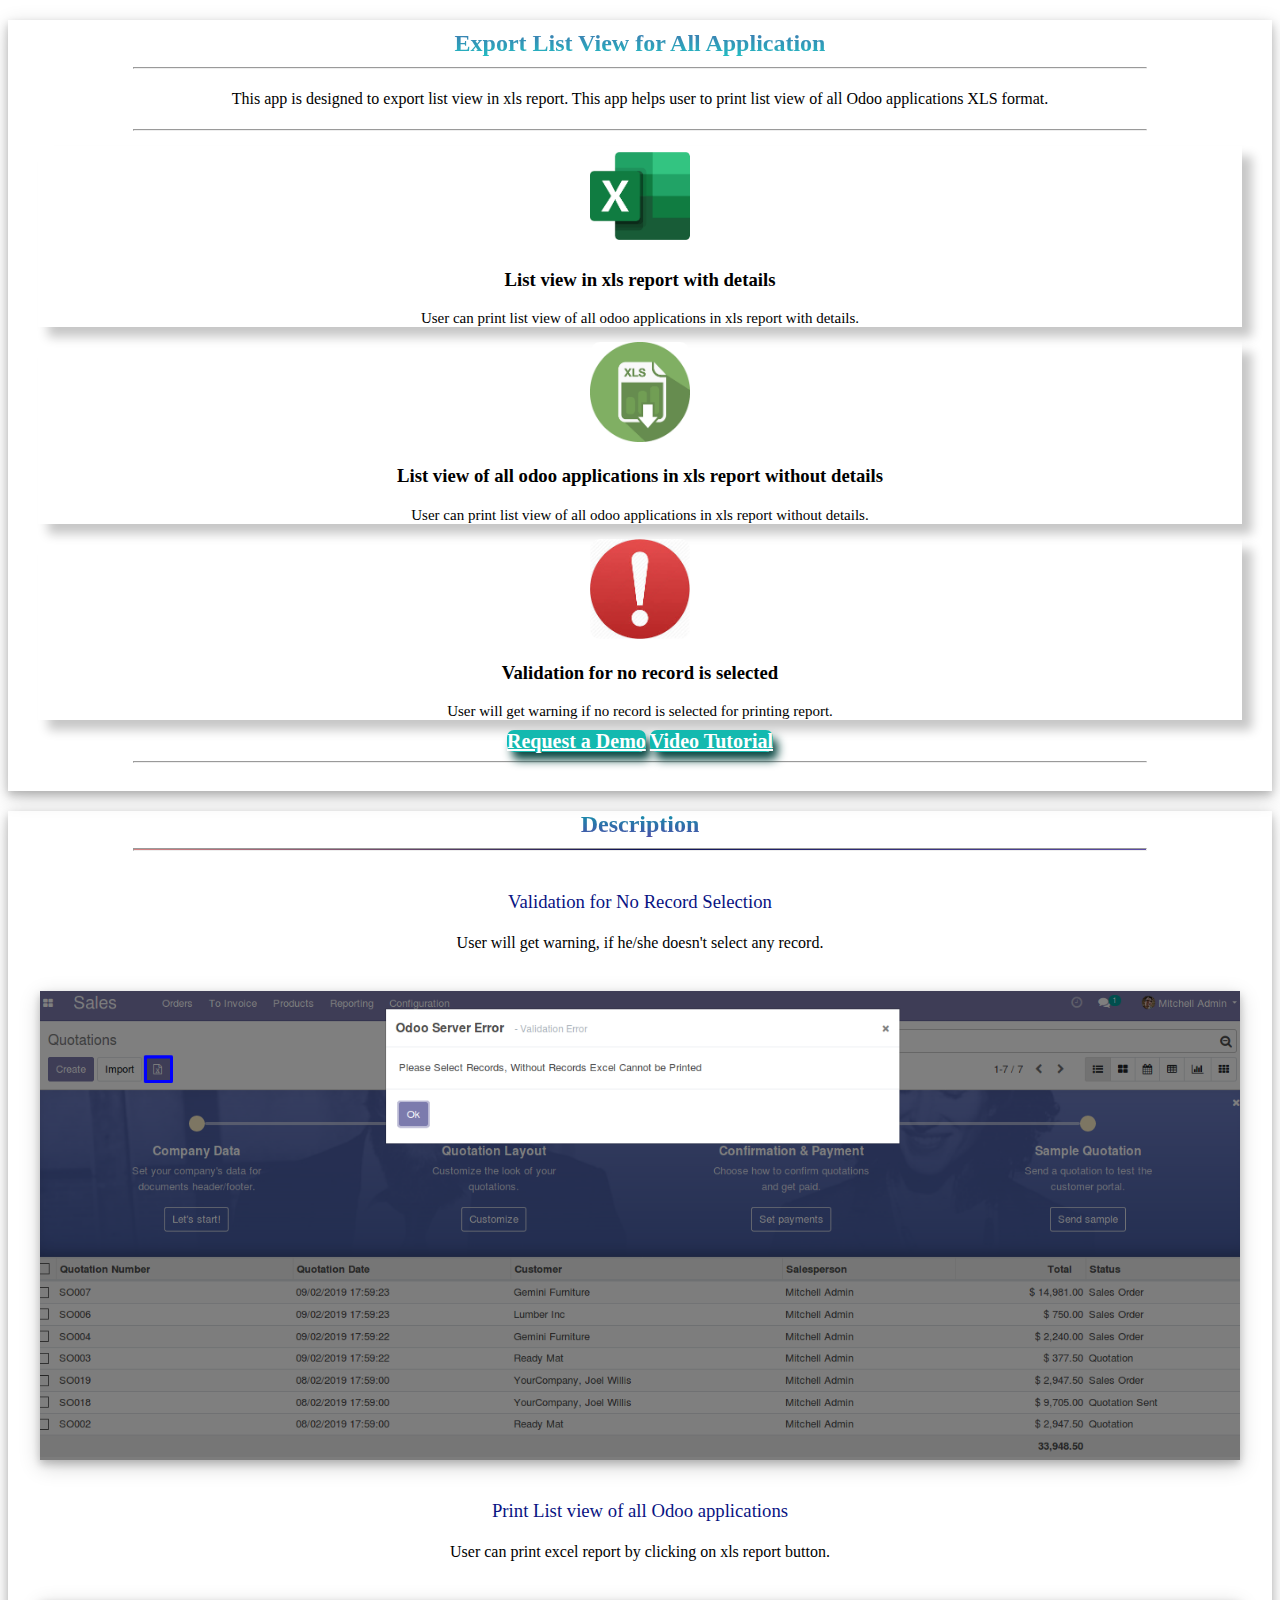
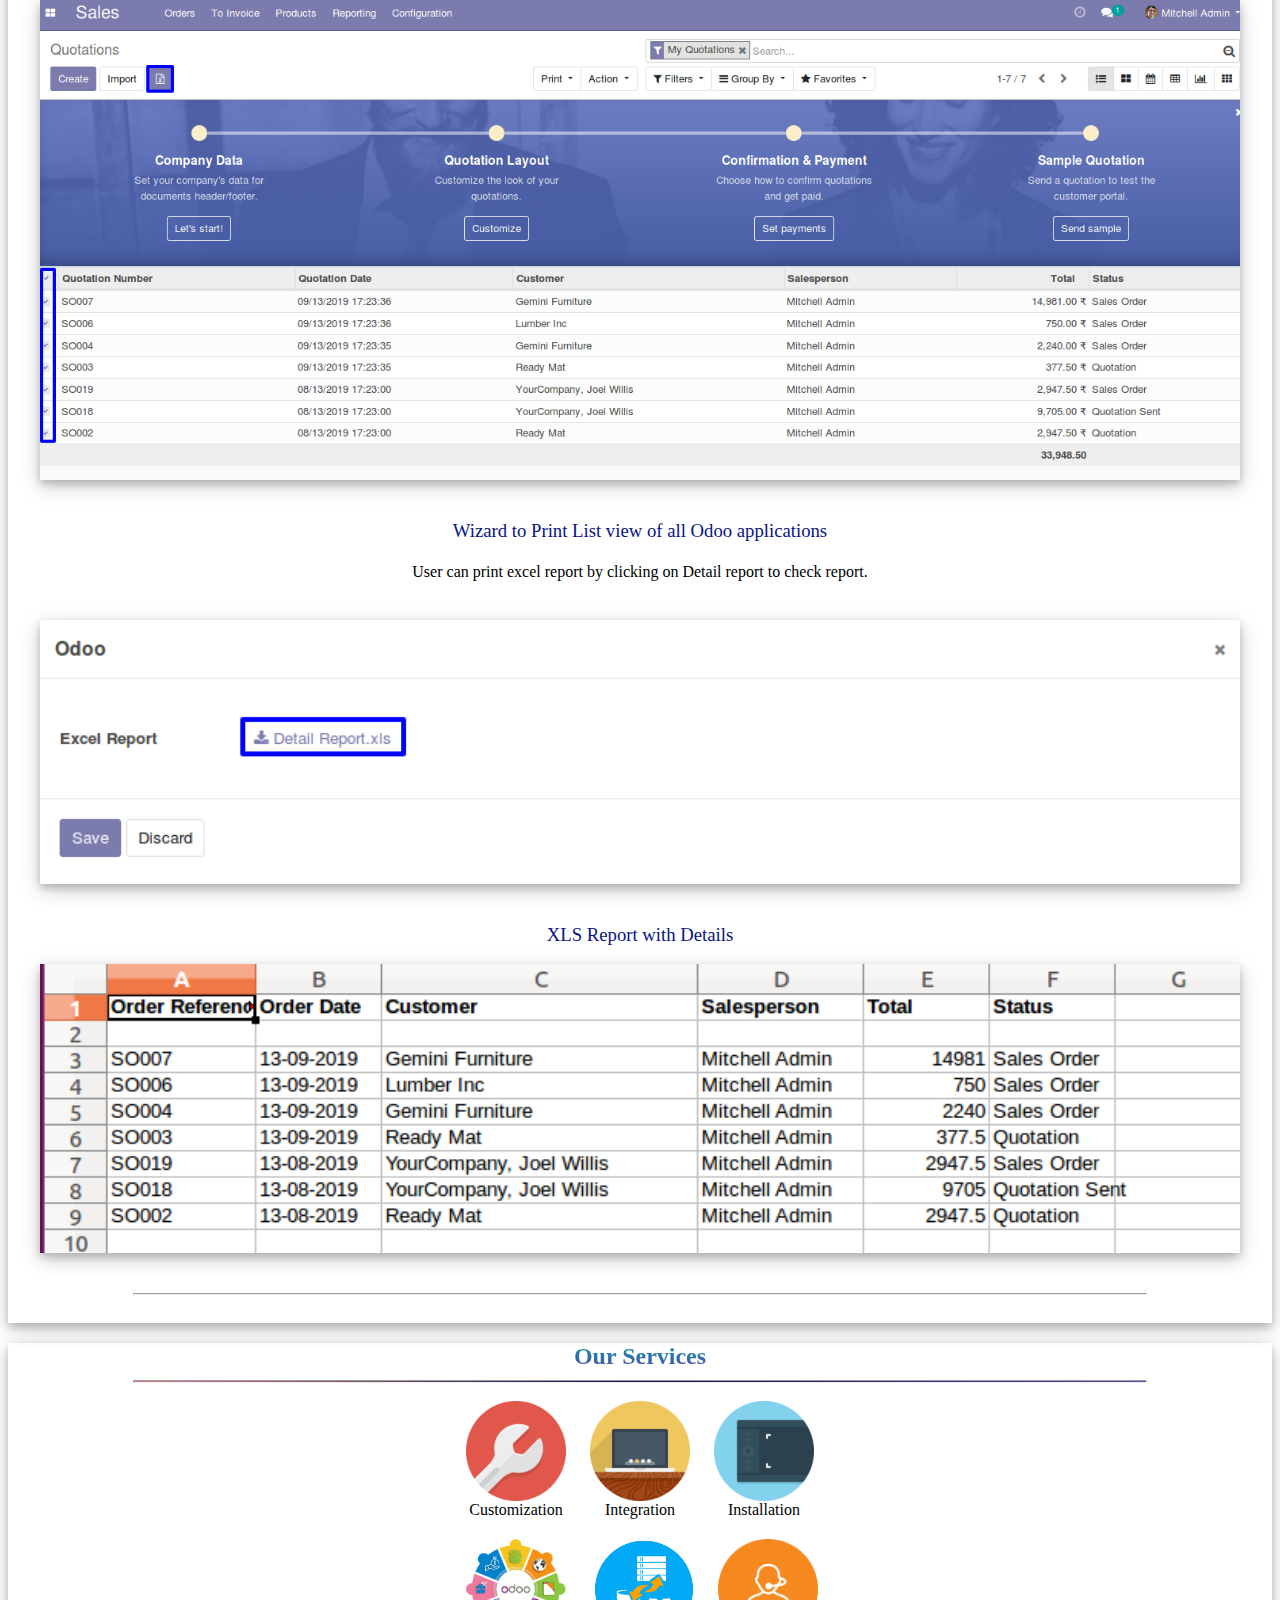
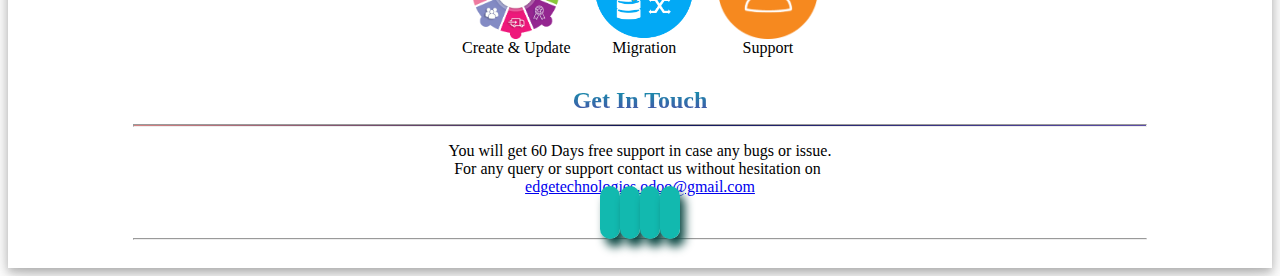
<file: list_export_excel_app/static/description/index.html>
<!DOCTYPE html>
<html>
<head>
	<title>Export List View for All Application</title>
	<style>

   </style>

</head>
<body>
	<div>
		<section class="oe_container lead title_box" style="box-shadow: 0 4px 8px 0 rgba(0, 0, 0, 0.2), 0 6px 20px 0 rgba(0, 0, 0, 0.19);text-align: center;">
			<div >
				<div >
					<h2 class="oe_slogan title" style="margin-bottom: 10px;padding-top: 10px;    background: -webkit-linear-gradient(#4c59a8, #21bec2);-webkit-background-clip: text;-webkit-text-fill-color: transparent;">
						<b> Export List View for All Application </b>
					</h2>
					<hr style="width: 80%;background: -webkit-gradient(linear, 0 0, 100% 0, from(white), to(white), color-stop(50%, #1c2792));"></hr>
					<p class="oe_slogan" style="padding: 5px 10px;"> This app is designed to export list view in xls report. This app helps user to print list view of all Odoo applications XLS format. </p>
				</div>
			</div>
			<hr style="width: 80%;"></hr>
			<div>
				<div style="margin: 0px 20px;">
					<div  class="row">
						<div class="col-sm border feature-div" style="margin: 0px 10px;box-shadow: 10px 10px 10px #c7c7c7;" >
							<section style="max-height: 85%;margin: auto;display: contents;">
								<div style="margin-top: 15px;">
									<img class="img img-responsive" src="features/list.png" style="border-radius: 10%; max-width: 100px;max-height: 100px;    min-height: 100px;margin: auto;" />
								</div>
								<h3>
									<font style="vertical-align: inherit;">
										List view in xls report with details
									</font>
								</h3>
								<p style="margin-bottom: 10px;">
									<font style="vertical-align: inherit;font-size: 15px;"> User can print list view of all odoo applications in xls report with details. </font>
								</p>
							</section> 
						</div>
						<div class="col-sm border feature-div" style="margin: 0px 10px;box-shadow: 10px 10px 10px #c7c7c7;" >
							<section style="max-height: 85%;margin: auto;display: contents;">
								<div style="margin-top: 15px;">
									<img class="img img-responsive" src="features/list2.png" style="border-radius: 10%; max-width: 100px;max-height: 100px;    min-height: 100px;margin: auto;" />
								</div>
								<h3>
									<font style="vertical-align: inherit;">
										List view of all odoo applications in xls report without details 
									</font>
								</h3>
								<p style="margin-bottom: 10px;">
									<font style="vertical-align: inherit;font-size: 15px;">User can print list view of all odoo applications in xls report without details. </font>
								</p>
							</section> 
						</div>
						<div class="col-sm border feature-div" style="margin: 0px 10px;box-shadow: 10px 10px 10px #c7c7c7;" >
							<section style="max-height: 85%;margin: auto;display: contents;">
								<div style="margin-top: 15px;">
									<img class="img img-responsive" src="features/list3.jpeg" style="border-radius: 10%; max-width: 100px;max-height: 100px;    min-height: 100px;margin: auto;" />
								</div>
								<h3>
									<font style="vertical-align: inherit;">
										Validation for no record is selected
									</font>
								</h3>
								<p style="margin-bottom: 10px;">
									<font style="vertical-align: inherit;font-size: 15px;">User will get warning if no record is selected for printing report.  </font>
								</p>
							</section> 
						</div>
					</div>
				</div>
				
			</div>
			
			<div >
				<div class="oe_slogan oe_spaced text-center">
					<a class="btn mt8 ml8 button" title="Email on Support" style="background-color: #13b9af;color: #FFFFFF !important;font-size: 20px;font-weight: bold;border-radius: 7px;min-height: 45px;box-shadow: 5px 8px 10px #0d4a45;    min-width: 300px;margin: 10px 0px;"href="mailto:edgetechnologies.odoo@gmail.com?Subject=Request%20Demofor%20Export%20List%20View%20with%20Details" target="_top"> Request a Demo</a>
					<a class="btn mt8 ml8 button" title="Email on Support" style="background-color: #13b9af;color: #FFFFFF !important;font-size: 20px;font-weight: bold;border-radius: 7px;min-height: 45px;box-shadow: 5px 8px 10px #0d4a45;min-width: 300px;margin: 10px 0px;" href="https://youtu.be/xhLCyIR3YHI" target="_blank"> Video Tutorial</a>
				</div>
			</div>
			<hr style="width: 80%;"></hr>
			<div style="min-height: 20px;"></div>
		</section>
		
		<section class="oe_container lead title_box" style="box-shadow: 0 4px 8px 0 rgba(0, 0, 0, 0.2), 0 6px 20px 0 rgba(0, 0, 0, 0.19);text-align: center;">
			<div  style="margin-bottom: 40px;">
				<div >
					<h2 class="oe_slogan title" style="margin-bottom: 10px;    background: -webkit-linear-gradient(#0e99ac, #4c4ca8);-webkit-background-clip: text;-webkit-text-fill-color: transparent;">
						<b> Description</b>
					</h2>
					<hr style="width: 80%;height: 1px;background: -webkit-gradient(linear, 0 0, 100% 0, from(#d58383), to(#5d4da6), color-stop(50%, #0b1255));"></hr>
				</div>
			</div>
			
			<div >
				<div  style="margin-bottom: 40px;">
					<h3 class="oe_slogan" style="color: #091383;font-weight: initial ;margin: auto;">Validation for No Record Selection</h3>
					<p style="padding: 5px 10px;">User will get warning, if he/she doesn't select any record.</p>
					<br/>
					<img class="img-responsive" style="display: block;width: 95%;margin: auto;box-shadow: 0 4px 8px 0 rgba(0, 0, 0, 0.2), 0 6px 20px 0 rgba(0, 0, 0, 0.19);" src="li1.png"/>
				</div>
			</div>

			<div >
				<div  style="margin-bottom: 40px;">
					<h3 class="oe_slogan" style="color: #091383;font-weight: initial ;margin: auto;">Print List view of all Odoo applications</h3>
					<p style="padding: 5px 10px;">User can print excel report by clicking on xls report button.</p>
					<br/>
					<img class="img-responsive" style="display: block;width: 95%;margin: auto;box-shadow: 0 4px 8px 0 rgba(0, 0, 0, 0.2), 0 6px 20px 0 rgba(0, 0, 0, 0.19);" src="li4.png"/>
				</div>
			</div>

			<div >
				<div  style="margin-bottom: 40px;">
					<h3 class="oe_slogan" style="color: #091383;font-weight: initial ;margin: auto;">Wizard to Print List view of all Odoo applications</h3>
					<p style="padding: 5px 10px;">User can print excel report by clicking on Detail report to check report.</p>
					<br/>
					<img class="img-responsive" style="display: block;width: 95%;margin: auto;box-shadow: 0 4px 8px 0 rgba(0, 0, 0, 0.2), 0 6px 20px 0 rgba(0, 0, 0, 0.19);" src="li5.png"/>
				</div>
			</div>



			<div >
				<div  style="margin-bottom: 40px;">
					<h3 class="oe_slogan" style="color: #091383;font-weight: initial ;margin: auto;">XLS Report with Details</h3>
<!-- 					<p style="padding: 5px 10px;"></p>
 -->					<br/>
					<img class="img-responsive" style="display: block;width: 95%;margin: auto;box-shadow: 0 4px 8px 0 rgba(0, 0, 0, 0.2), 0 6px 20px 0 rgba(0, 0, 0, 0.19);" src="li3.png"/>
				</div>
			</div>

			<hr style="width: 80%;"></hr>
			<div style="min-height: 20px;"></div>
		</section>
		
		<section class="oe_container lead title_box" style="box-shadow: 0 4px 8px 0 rgba(0, 0, 0, 0.2), 0 6px 20px 0 rgba(0, 0, 0, 0.19);text-align: center;">
			<div>
				<div>
					<h2 class="oe_slogan title" style="margin-bottom: 10px;    background: -webkit-linear-gradient(#0e99ac, #4c4ca8);-webkit-background-clip: text;-webkit-text-fill-color: transparent;">
						<b> Our Services</b>
					</h2>
					<hr style="width: 80%;height: 1px;background: -webkit-gradient(linear, 0 0, 100% 0, from(#d58383), to(#5d4da6), color-stop(50%, #0b1255));"></hr>
				</div>
			</div>
			<div class="row">
				<a style="display: inline-grid;margin: 10px;"  class="col-sm">
					<img class="img img-responsive" style="max-height: 100px;max-width: 100px;   margin: auto;" src="services/customization.png"/>
					<span>Customization</span>
				</a>
				<a style="display: inline-grid; margin: 10px;" class="col-sm"> 
					<img class="img img-responsive" style="max-height: 100px;max-width: 100px;margin: auto;" src="services/integration.png"/>
					<span>Integration</span>
				</a>
				<a style="display: inline-grid;margin: 10px;" class="col-sm">
					<img class="img img-responsive" style="max-height: 100px;max-width: 100px;margin: auto;" src="services/installation.png"/>
					<span>Installation</span>
				</a>
			</div>
			<div class="row">
				<a style="display: inline-grid;margin: 10px;" class="col-sm">
					<img class="img img-responsive" style="max-height: 100px;max-width: 100px;margin: auto;" src="services/create.gif"/>
					<span>Create & Update</span>
				</a>
				<a style="display: inline-grid;margin: 10px;" class="col-sm">
					<img class="img img-responsive" style="max-height: 100px;max-width: 100px;margin: auto;" src="services/migration.png"/>
					<span>Migration</span>
				</a>
				<a style="display: inline-grid;margin: 10px;" class="col-sm">
					<img class="img img-responsive" style="max-height: 100px;max-width: 100px;margin: auto;" src="services/support.png"/>
					<span>Support</span>
				</a>
			</div>
			<div >
				<div >
					<h2 class="oe_slogan title" style="margin-bottom: 10px;    background: -webkit-linear-gradient(#0e99ac, #4c4ca8);-webkit-background-clip: text;-webkit-text-fill-color: transparent;">
						<b> Get In Touch</b>
					</h2>
					<hr style="width: 80%;height: 1px;background: -webkit-gradient(linear, 0 0, 100% 0, from(#d58383), to(#5d4da6), color-stop(50%, #0b1255));"></hr>
					<p class="oe_slogan" style="margin-bottom: 0px;margin-top: 15px;"> You will get 60 Days free support in case any bugs or issue. </p>
					<div >
						<p class="oe_slogan" style="margin: 0px;margin-right: 5px;"> For any query or support contact us without hesitation
						on</p><a  href="mailto:edgetechnologies.odoo@gmail.com?Subject=Support%20Request%20for%20Export%20List%20View%20with%20Details" target="_top"> edgetechnologies.odoo@gmail.com</a>
					</div>
				</div>
				<div>
					<a  href="mailto:edgetechnologies.odoo@gmail.com?Subject=Support%20Request%20for%20Export%20List%20View%20with%20Details" target="_top"> <i class='fa fa-envelope' style="min-width: 50px;background: #12b9af;padding: 10px;font-size: 30px;color: #ffffff;border-radius: 10px;min-height: 50px;box-shadow: 5px 8px 10px #0d4a45;"></i></a>
					<a  href="#" target="_blank"> <i class='fa fa-facebook' style="min-width: 50px;background: #12b9af;padding: 10px;font-size: 30px;color: #ffffff;border-radius: 10px;min-height: 50px;box-shadow: 5px 8px 10px #0d4a45;"></i></a>
					<a  href="#" target="_blank"> <i class='fa fa-linkedin' style="min-width: 50px;background: #12b9af;padding: 10px;font-size: 30px;color: #ffffff;border-radius: 10px;min-height: 50px;box-shadow: 5px 8px 10px #0d4a45;"></i></a>
					<a  href="https://www.youtube.com/channel/UCrljky1245I7MhRNq_Tp46g" target="_blank"> <i class='fa fa-youtube' style="min-width: 50px;background: #12b9af;padding: 10px;font-size: 30px;color: #ffffff;border-radius: 10px;min-height: 50px;box-shadow: 5px 8px 10px #0d4a45;"></i></a>
				</div>
			</div>
			
			<hr style="width: 80%;"></hr>
			
			<div style="min-height: 20px;"></div>
		</section>
		
	</div>
</body>
</html>
</file>
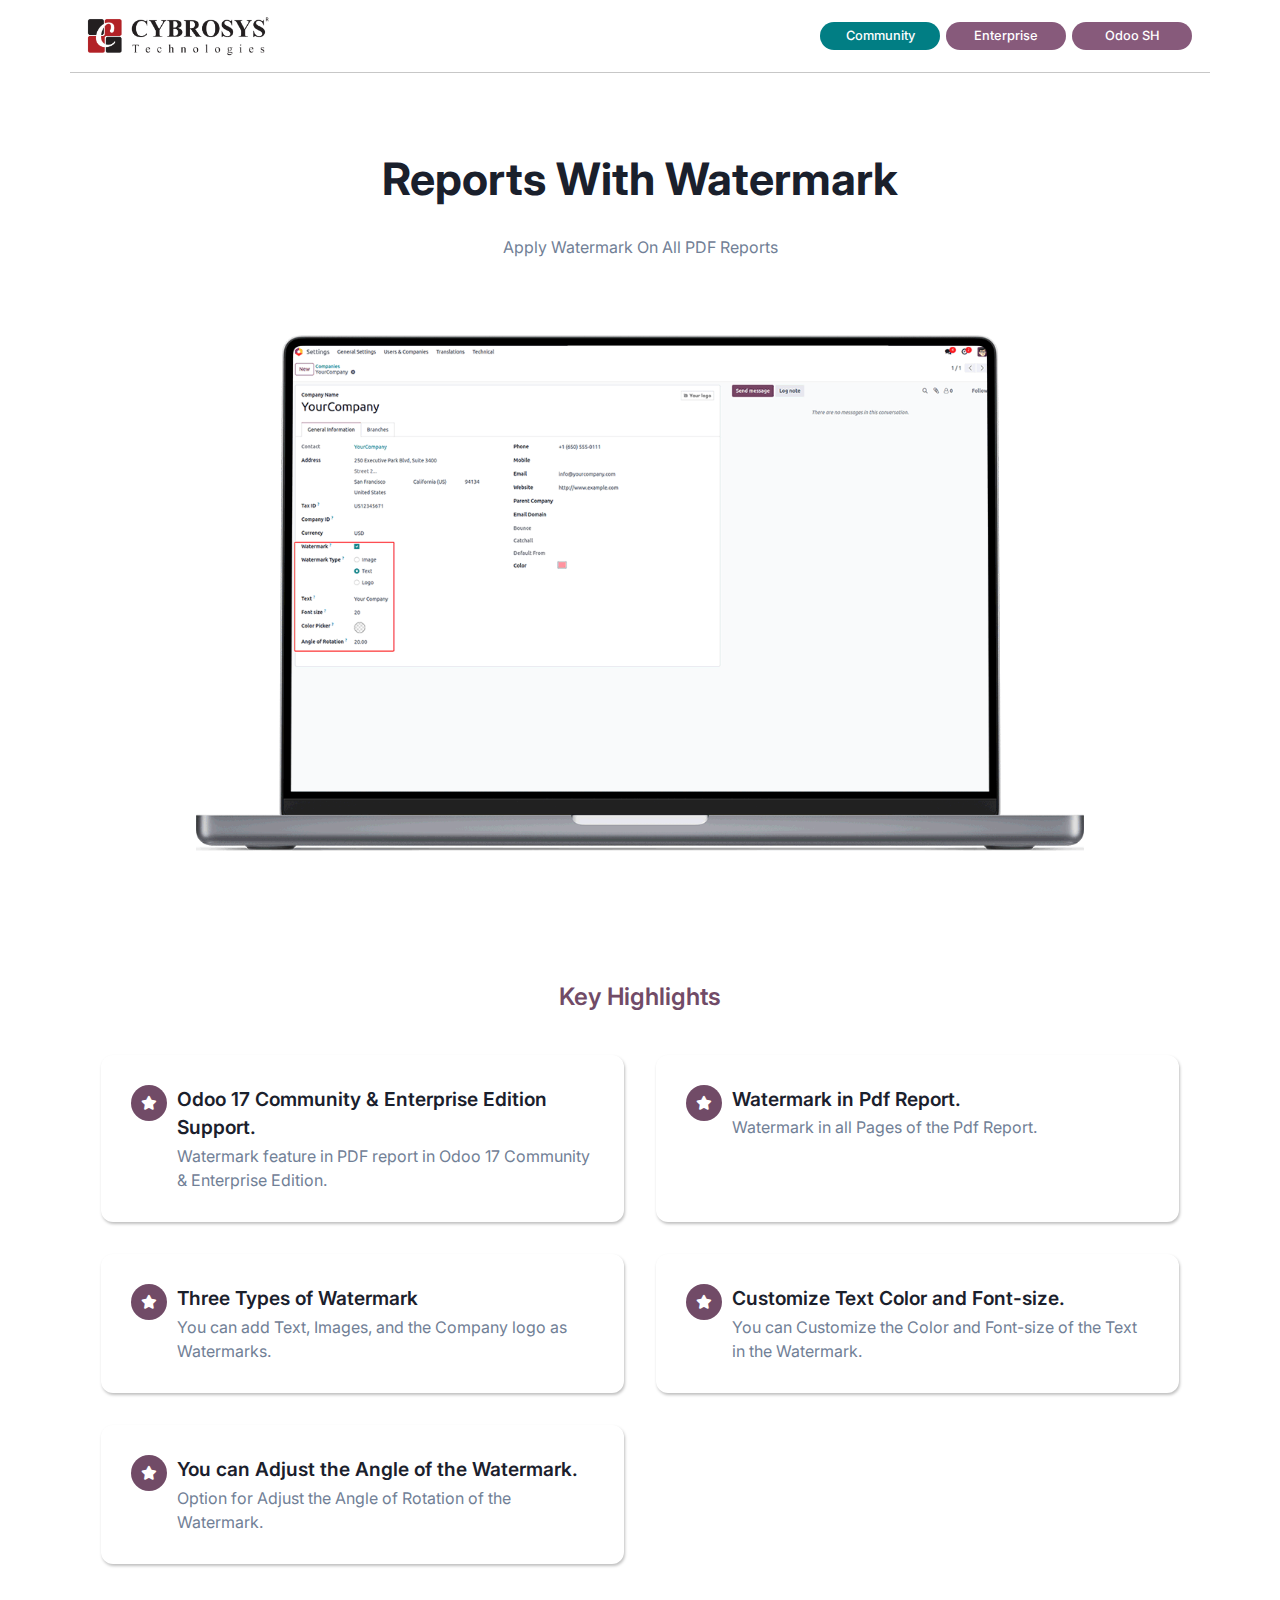
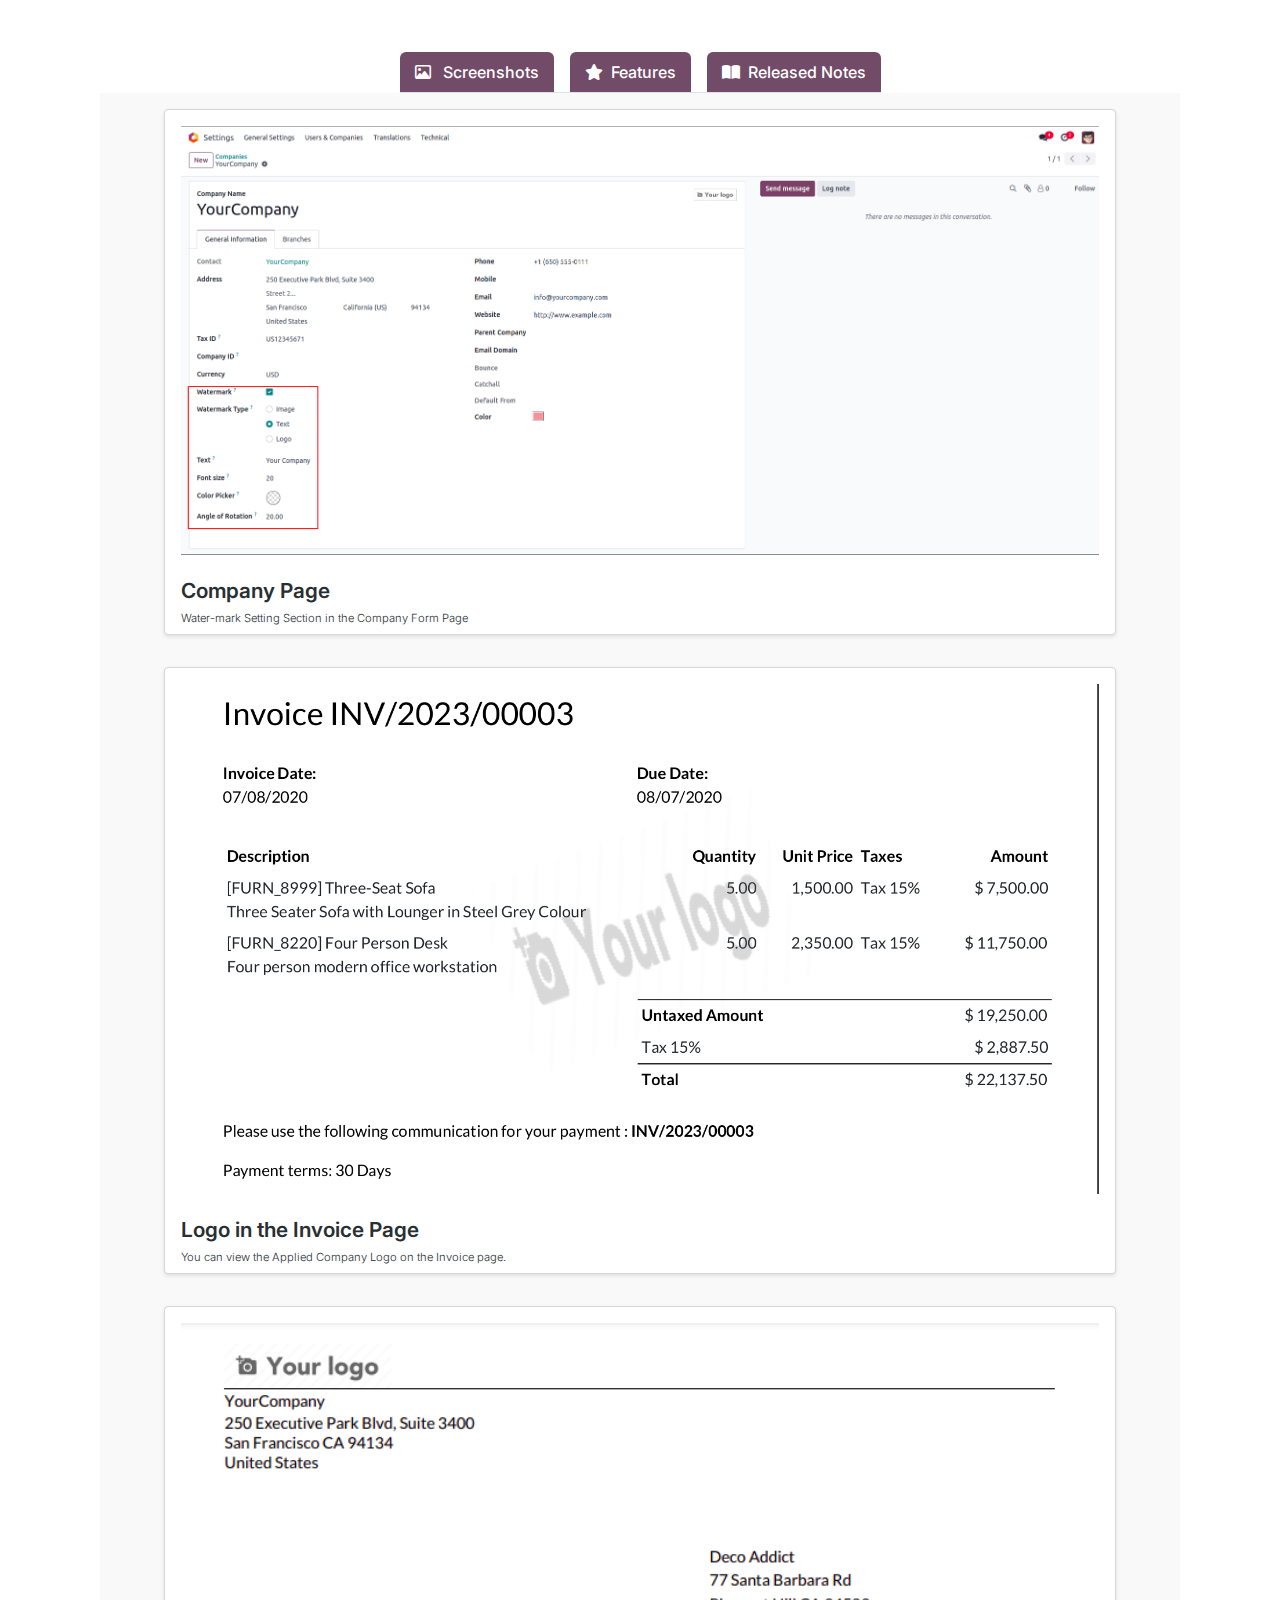
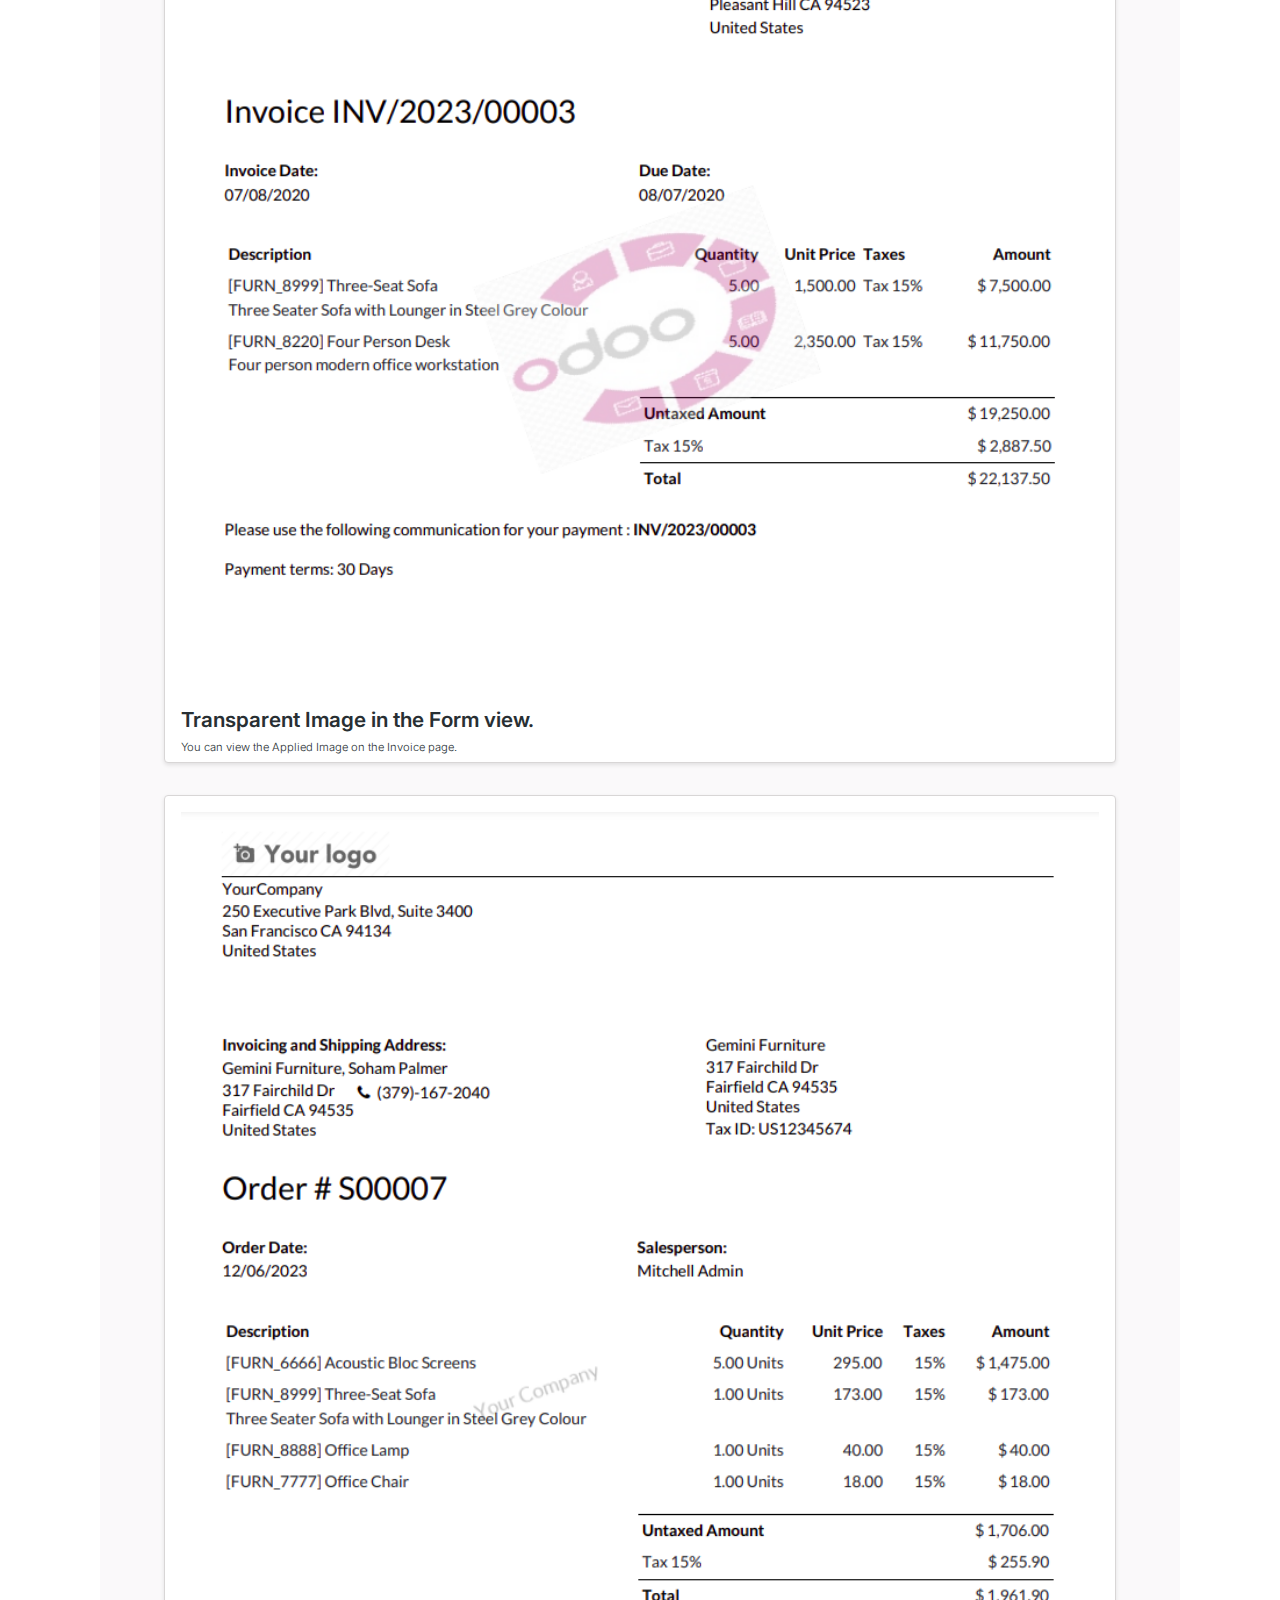
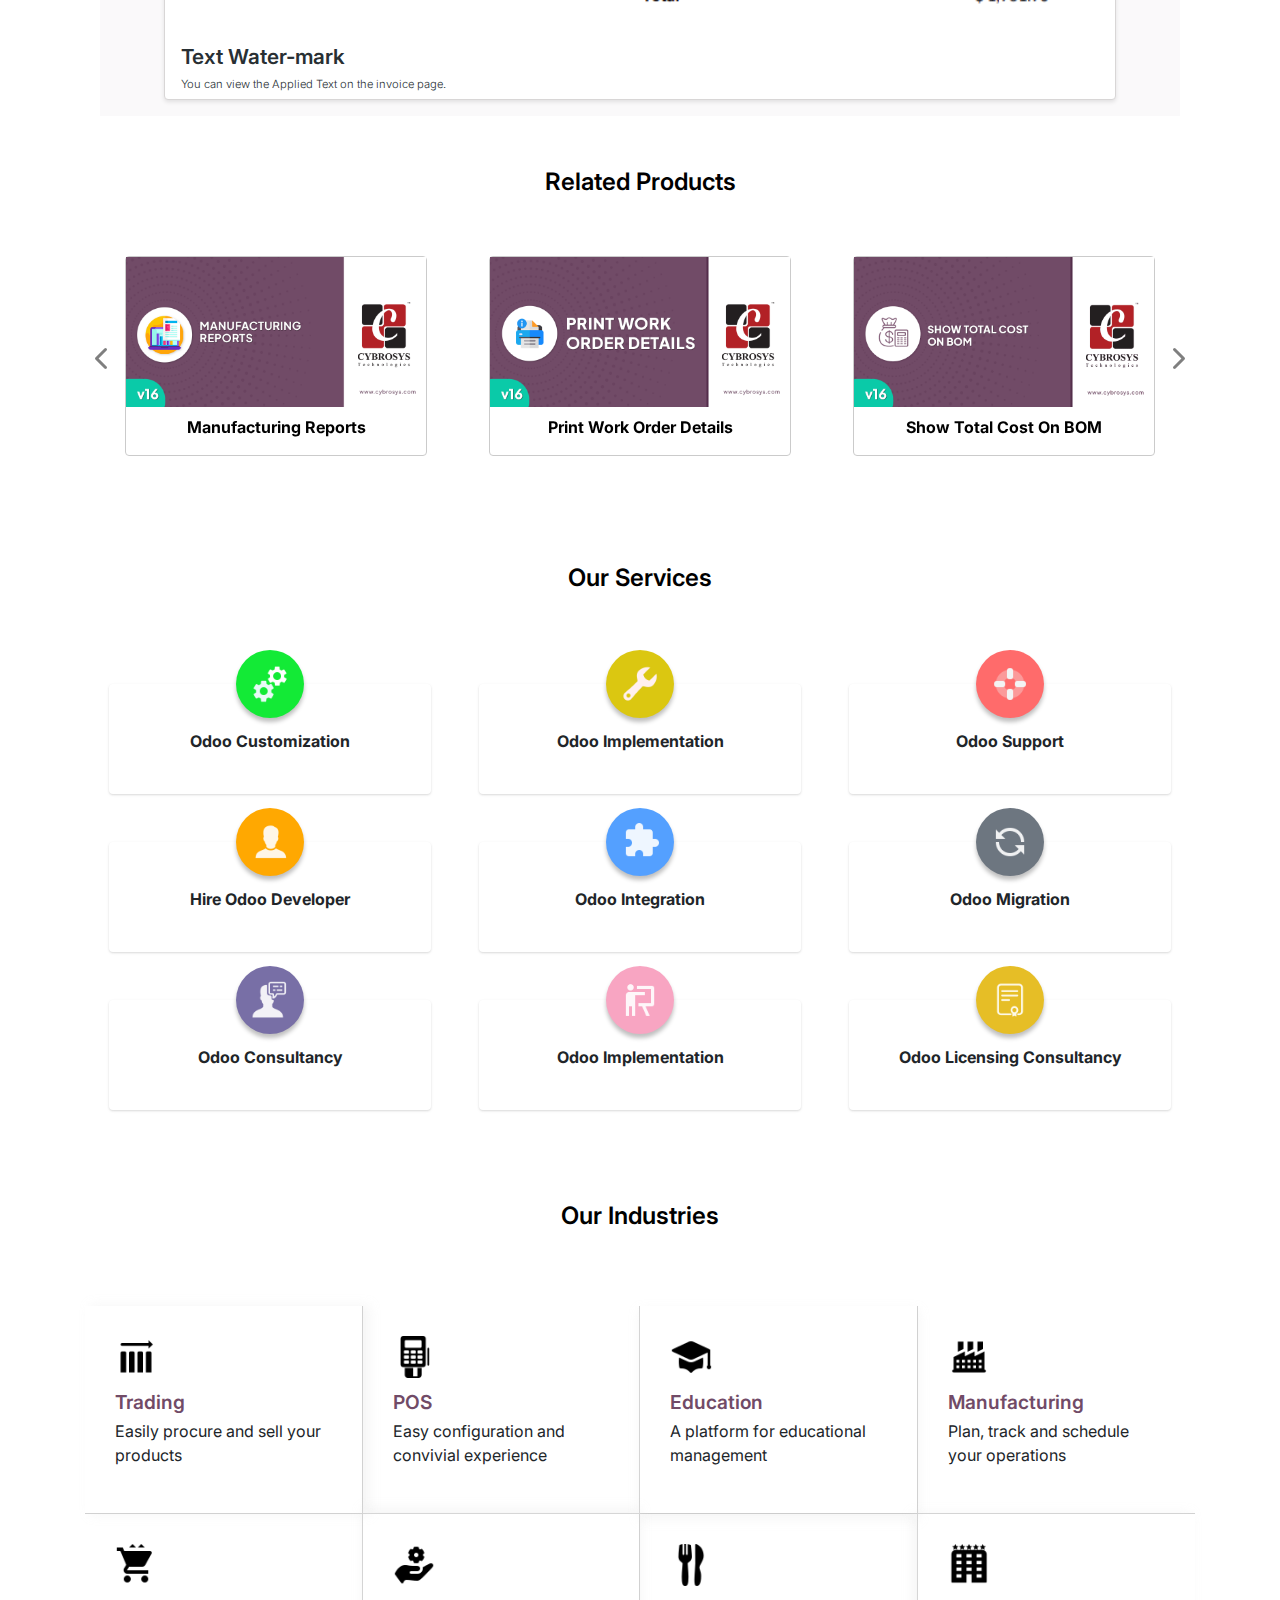
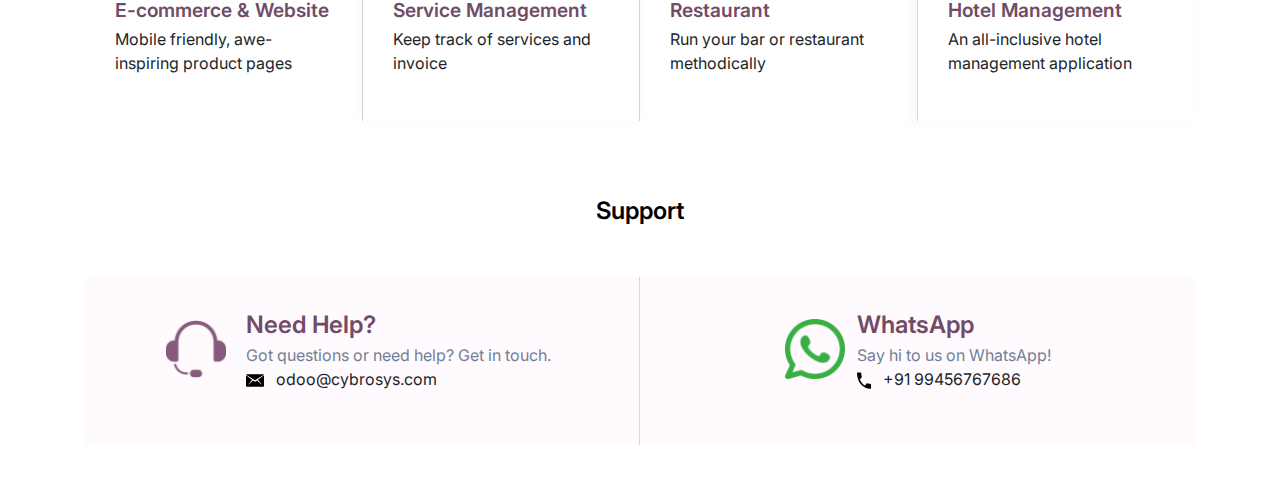
<file: pdf_report_with_watermark/static/description/index.html>
<!DOCTYPE html>
<html lang="en">

<head>
    <meta charset="UTF-8">
    <meta name="viewport" content="width=device-width, initial-scale=1.0">
    <title>Odoo App 3 Index</title>
    <!-- Bootstrap CSS -->
    <link rel="stylesheet" href="https://cdn.jsdelivr.net/npm/bootstrap@4.0.0/dist/css/bootstrap.min.css"
        integrity="sha384-Gn5384xqQ1aoWXA+058RXPxPg6fy4IWvTNh0E263XmFcJlSAwiGgFAW/dAiS6JXm" crossorigin="anonymous">
    <link rel="stylesheet" href="https://cdnjs.cloudflare.com/ajax/libs/font-awesome/6.2.1/css/all.min.css">
    <link rel="preconnect" href="https://fonts.googleapis.com">
    <link rel="preconnect" href="https://fonts.gstatic.com" crossorigin>
    <link href="https://fonts.googleapis.com/css2?family=Inter:wght@400;500;600;700;800&display=swap" rel="stylesheet">
</head>
<body>
    <section>
        <div class="container" style="font-family: 'Inter', sans-serif !important;background-color: #fff !important;">
            <div class="row">
                <div class="col-sm-12 col-md-12 col-lg-12 d-flex justify-content-between flex-wrap align-items-sm-center"
                    style="border-bottom:1px solid rgba(0, 0, 0, 0.22)">
                    <div class="my-3">
                        <img src="assets/misc/Cybrosys R.png" style="width:auto !important; height:40px !important">
                    </div>
                    <div class="my-3 d-flex align-items-center">
                        <div class="text-center"
                            style="background-color:#017E84 !important;font-size: 0.8rem !important; color:#fff !important; font-weight:500 !important; padding:4px !important; margin:0 3px !important; border-radius:50px !important; min-width: 120px !important;">
                            Community
                        </div>
                        <div class="text-center"
                            style="background-color:#875A7B !important;font-size: 0.8rem !important; color:#fff !important; font-weight:500 !important; padding:4px !important; margin:0 3px !important; border-radius:50px !important; min-width: 120px !important;">
                            Enterprise
                        </div>
                        <div class="text-center"
                            style="background-color:#875A7B !important;font-size: 0.8rem !important; color:#fff !important; font-weight:500 !important; padding:4px !important; margin:0 3px !important; border-radius:50px !important; min-width: 120px !important;">
                            Odoo SH
                        </div>
                    </div>
                </div>
            </div>
            <div class="row">
                <div class="col-sm-12 col-md-12 col-lg-12 text-center d-flex align-items-center flex-column"
                    style="margin: 80px 0px !important;">
                    <h1 style="font-size: 2.8rem;font-weight: 700; color: 
                    #1A202C;">
                        Reports With Watermark</h1>
                    <p class="my-3 mb-4"
                        style="max-width: 80%; font-weight: 400 !important; line-height: 32px; color: #718096;">
                        Apply Watermark On All PDF Reports
                    </p>
                    <div style="width: 80%; margin-top: 3rem;">
                        <img src="assets/screenshots/hero.gif" class="img-responsive" width="100%" height="auto">
                    </div>
                </div>
            </div>
            <div class="container mt-5 mb-5">
                <div class="col-lg-12 d-flex flex-column justify-content-center align-items-center mt-4">
                    <p class="m-0" style="font-weight: 600; font-size: 24px; color:#714b67 !important">Key Highlights
                    </p>
                </div>
                <div class="row py-4">
                    <div class="col-md-6 col-sm-12 p-3">
                        <div class="d-flex   h-100" style="padding: 30px;border-radius: 12px;
                                    background: #FFF;
                                    box-shadow: 1px 2px 3px 0px rgba(0, 0, 0, 0.25); ">
                            <div style="width: 36px; height: 36px; border-radius: 50%; background: #714B67;
                                    display: flex; justify-content: center; align-items: center;
                                    margin-right: 10px; flex-shrink: 0;">
                                <i class="fa-solid fa-star  "
                                   style="color: #fff;font-size:14px;"></i>
                            </div>
                            <div>
                                <p style="color: #1A202C;font-weight: 600; 
                                      font-size: 1.2rem; margin-bottom: 2px;">
                                    Odoo 17 Community & Enterprise Edition
                                    Support.</p>
                                <p class="m-0" style="color:#718096">Watermark
                                    feature in PDF report in Odoo 17 Community &
                                    Enterprise Edition.
                                </p>
                            </div>
                        </div>
                    </div>
                    <div class="col-md-6 col-sm-12 p-3">
                        <div class="d-flex   h-100" style="padding: 30px;border-radius: 12px;
                                    background: #FFF;
                                    box-shadow: 1px 2px 3px 0px rgba(0, 0, 0, 0.25); ">
                            <div style="width: 36px; height: 36px; border-radius: 50%; background: #714B67;
                                    display: flex; justify-content: center; align-items: center;
                                    margin-right: 10px; flex-shrink: 0;">
                                <i class="fa-solid fa-star  "
                                   style="color: #fff;font-size:14px;"></i>
                            </div>
                            <div>
                                <p style="color: #1A202C;font-weight: 600; 
                                      font-size: 1.2rem; margin-bottom: 2px;">
                                    Watermark in Pdf Report.</p>
                                <p class="m-0" style="color:#718096">Watermark in all Pages of the Pdf Report.
                                </p>
                            </div>
                        </div>
                    </div>
                    <div class="col-md-6 col-sm-12 p-3">
                        <div class="d-flex   h-100" style="padding: 30px;border-radius: 12px;
                                    background: #FFF;
                                    box-shadow: 1px 2px 3px 0px rgba(0, 0, 0, 0.25); ">
                            <div style="width: 36px; height: 36px; border-radius: 50%; background: #714B67;
                                    display: flex; justify-content: center; align-items: center;
                                    margin-right: 10px; flex-shrink: 0;">
                                <i class="fa-solid fa-star  " style="color: #fff;font-size:14px;"></i>
                            </div>
                            <div>
                                <p style="color: #1A202C;font-weight: 600; 
                                      font-size: 1.2rem; margin-bottom: 2px;">Three Types of Watermark</p>
                                <p class="m-0" style="color:#718096">You can add Text, Images, and the Company logo as Watermarks.
                                </p>
                            </div>
                        </div>
                    </div>
                    <div class="col-md-6 col-sm-12 p-3">
                        <div class="d-flex   h-100" style="padding: 30px;border-radius: 12px;
                                    background: #FFF;
                                    box-shadow: 1px 2px 3px 0px rgba(0, 0, 0, 0.25); ">
                            <div style="width: 36px; height: 36px; border-radius: 50%; background: #714B67;
                                    display: flex; justify-content: center; align-items: center;
                                    margin-right: 10px; flex-shrink: 0; ">
                                <i class="fa-solid fa-star  " style="color: #fff;font-size:14px;"></i>
                            </div>
                            <div>
                                <p style="color: #1A202C;font-weight: 600; 
                                      font-size: 1.2rem; margin-bottom: 2px;">Customize Text Color and Font-size.</p>
                                <p class="m-0" style="color:#718096">You can Customize the Color and Font-size of the Text in the Watermark.
                                </p>
                            </div>
                        </div>
                    </div>
                    <div class="col-md-6 col-sm-12 p-3">
                        <div class="d-flex   h-100" style="padding: 30px;border-radius: 12px;
                                    background: #FFF;
                                    box-shadow: 1px 2px 3px 0px rgba(0, 0, 0, 0.25); ">
                            <div style="width: 36px; height: 36px; border-radius: 50%; background: #714B67;
                                    display: flex; justify-content: center; align-items: center;
                                    margin-right: 10px; flex-shrink: 0; ">
                                <i class="fa-solid fa-star  " style="color: #fff;font-size:14px;"></i>
                            </div>
                            <div>
                                <p style="color: #1A202C;font-weight: 600;
                                      font-size: 1.2rem; margin-bottom: 2px;">You can Adjust the Angle of the Watermark.</p>
                                <p class="m-0" style="color:#718096">Option for Adjust the Angle of Rotation of the Watermark.
                                </p>
                            </div>
                        </div>
                    </div>
                </div>
            </div>
            <div class="container rounded" >
                <ul class="nav nav-tabs d-flex" style="width: fit-content;margin: 0 auto;gap: 1rem;">
                    <li class="col text-center py-2 text-nowrap "
                        style="color: #fff; background-color: #714B67;border-radius: 6px 6px 0px 0px;"><a
                            class="active show" data-toggle="tab" href="#tab1"
                            style="color: #fff;font-weight: 500; background-color: #714B67; text-decoration: none;">
                            <i class="fa-regular fa-image  pr-2" style="color: #fff;"></i>
                            Screenshots</a></li>
                    <li class="col text-center py-2 text-nowrap "
                        style="color: #fff; background-color: #714B67;border-radius: 6px 6px 0px 0px;"><a
                            data-toggle="tab" href="#tab2"
                            style="color: #fff;font-weight: 500;  text-decoration: none;"><i
                                class="fa-solid fa-star  pr-2" style="color: #fff;"></i>Features</a></li>
                    <li class="col text-center py-2 text-nowrap "
                        style="color: #fff; background-color: #714B67;border-radius: 6px 6px 0px 0px;"><a
                            data-toggle="tab" href="#tab3"
                            style="color: #fff;font-weight: 500; text-decoration: none; background-color: #714B67;"><i
                                class="fa-solid fa-book-open  pr-2" style="color: #fff;"></i>Released Notes</a></li>
                </ul>
                <div class="tab-content" style="background-color: rgba(121, 113, 119, 0.04);">
                    <div id="tab1" class="tab-pane fade in active show">
                        <div class="col-lg-12 py-2" style="padding: 1rem 4rem !important;">
                            <div
                                style="border: 1px solid #d8d6d6; border-radius: 4px; background: #fff; box-shadow: 0 2px 4px rgba(0, 0, 0, 0.1);">
                                <div class="row justify-content-center p-3 w-100 m-0">
                                    <img src="assets/screenshots/1.png" class="img-responsive" width="100%" height="auto">
                                </div>
                                <div class="px-3">
                                    <h4 class="mt-2"
                                        style=" font-weight:600 !important; color:#282F33 !important; font-size:1.3rem !important">Company Page
                                        </h4>
                                    <h6 class="mt-2"
                                        style=" font-weight:300 !important; color:#282F33 !important; font-size:0.7rem !important">Water-mark Setting Section in the Company Form Page</h6>
                                </div>
                            </div>
                        </div>
                        <div class="col-lg-12 py-2" style="padding: 1rem 4rem !important;">
                            <div
                                style="border: 1px solid #d8d6d6; border-radius: 4px; background: #fff; box-shadow: 0 2px 4px rgba(0, 0, 0, 0.1);">
                                <div class="row justify-content-center p-3 w-100 m-0">
                                    <img src="assets/screenshots/2.png" class="img-responsive" width="100%" height="auto">
                                </div>
                                <div class="px-3">
                                    <h4 class="mt-2"
                                        style=" font-weight:600 !important; color:#282F33 !important; font-size:1.3rem !important">
                                        Logo in the Invoice Page</h4>
                                    <h6 class="mt-2"
                                        style=" font-weight:300 !important; color:#282F33 !important; font-size:0.7rem !important">
                                        You can view the Applied Company Logo on the Invoice page.</h6>
                                </div>
                            </div>
                        </div>
                        <div class="col-lg-12 py-2" style="padding: 1rem 4rem !important;">
                            <div
                                style="border: 1px solid #d8d6d6; border-radius: 4px; background: #fff; box-shadow: 0 2px 4px rgba(0, 0, 0, 0.1);">
                                <div class="row justify-content-center p-3 w-100 m-0">
                                    <img src="assets/screenshots/3.png" class="img-responsive" width="100%" height="auto">
                                </div>
                                <div class="px-3">
                                    <h4 class="mt-2"
                                        style=" font-weight:600 !important; color:#282F33 !important; font-size:1.3rem !important">
                                        Transparent Image in the Form view.</h4>
                                    <h6 class="mt-2"
                                        style=" font-weight:300 !important; color:#282F33 !important; font-size:0.7rem !important">
                                        You can view the Applied Image on the Invoice page.</h6>
                                </div>
                            </div>
                        </div>
                        <div class="col-lg-12 py-2" style="padding: 1rem 4rem !important;">
                            <div
                                style="border: 1px solid #d8d6d6; border-radius: 4px;  background: #fff; box-shadow: 0 2px 4px rgba(0, 0, 0, 0.1);">
                                <div class="row justify-content-center p-3 w-100 m-0">
                                    <img src="assets/screenshots/4.png" class="img-responsive" width="100%" height="auto">
                                </div>
                                <div class="px-3">
                                    <h4 class="mt-2"
                                        style=" font-weight:600 !important; color:#282F33 !important; font-size:1.3rem !important">
                                        Text Water-mark</h4>
                                    <h6 class="mt-2"
                                        style=" font-weight:300 !important; color:#282F33 !important; font-size:0.7rem !important">
                                        You can view the Applied Text on the invoice page.</h6>
                                </div>
                            </div>
                        </div>
                    </div>
                    <div id="tab2" class="tab-pane fade">
                        <div class="col-mg-12" style="padding: 1rem 4rem;">
                            <ul style="list-style: none; padding: 1rem 0;font-weight: 500;">
                                <li class="py-3"
                                    style="font-weight: 500;background-color: #fff; border-radius: 4px; padding: 1rem; margin-bottom: 1rem; box-shadow: 0 2px 4px rgba(0, 0, 0, 0.1);">
                                    <span style="margin-right: 12px;"><img src="assets/misc/star (1) 2.svg" alt=""
                                            width="16px"></span>Option for Add Water-mark in pdf report.
                                </li>
                                <li class="py-3"
                                    style="font-weight: 500;background-color: #fff; border-radius: 4px; padding: 1rem; margin-bottom: 1rem; box-shadow: 0 2px 4px rgba(0, 0, 0, 0.1);">
                                    <span style="margin-right: 12px;"><img src="assets/misc/star (1) 2.svg" alt=""
                                            width="16px"></span>Can add Image , text and logo As Water-mark.
                                </li>
                                <li class="py-3"
                                    style="font-weight: 500;background-color: #fff; border-radius: 4px; padding: 1rem; margin-bottom: 1rem; box-shadow: 0 2px 4px rgba(0, 0, 0, 0.1);">
                                    <span style="margin-right: 12px;"><img src="assets/misc/star (1) 2.svg" alt=""
                                            width="16px"></span>Adjustable angle of rotation for the Water-mark.
                                </li>

                            </ul>
                        </div>
                    </div>
                    <div id="tab3" class="tab-pane fade">
                        <div class="col-mg-12 active" style="padding: 1rem 4rem;">
                            <div class="py-3"
                                style="font-weight: 500;background-color: #fff; border-radius: 4px; padding: 1rem; box-shadow: 0 2px 4px rgba(0, 0, 0, 0.1);">
                                <div class="d-flex mb-3" style="font-size: 0.8rem; font-weight: 500;"><span>Version
                                        17.0.1.0.0</span><span class="px-2">|</span><span
                                        style="color: #714B67;font-weight: 600;">Released on:04th Mar 2024</span>
                                </div>
                                <p class="m-0"
                                    style=" color:#718096!important; font-size:1rem !important;line-height: 28px;">
                                    Odoo 17 Pdf Report with Watermark.</p>
                            </div>
                        </div>
                    </div>
                </div>
            </div>
            <div class="container mt-5">
                <div class="col-lg-12 d-flex flex-column justify-content-center align-items-center mt-5">
                    <p class="m-0" style="font-weight: 600; font-size: 24px; color:#000 !important">Related Products</p>
                </div>
            </div>
            <div id="myCarousel" class="carousel slide py-3" data-ride="carousel">
                <div class="carousel-inner">
                    <div class="carousel-item active">
                        <div class="row p-4">
                            <div class="col">
                                <div class="p-3">
                                    <a href="https://apps.odoo.com/apps/modules/16.0/manufacturing_reports/" style="color: #000; text-decoration: none;">
                                        <div style="border:1px solid #CBCBCB !important;border-radius: 4px;">
                                            <div style="width: 300px; ">
                                                <img src="assets/modules/1.png" alt="" width="100%" height="auto">

                                            </div>
                                            <p class="text-center pt-2 text-black font-weight-bold">Manufacturing Reports</p>
                                        </div>
                                    </a>
                                </div>
                            </div>
                            <div class="col">
                                <div class="p-3">
                                    <a href="https://apps.odoo.com/apps/modules/16.0/mrp_work_order_print/" style="color: #000; text-decoration: none;">
                                        <div style="border:1px solid #CBCBCB !important;border-radius: 4px;">
                                            <div style="width: 300px; ">
                                                <img src="assets/modules/2.png" alt="" width="100%" height="auto">

                                            </div>
                                            <p class="text-center pt-2 text-black font-weight-bold">Print Work Order Details</p>
                                        </div>
                                    </a>
                                </div>
                            </div>
                            <div class="col">
                                <div class="p-3">
                                    <a href="https://apps.odoo.com/apps/modules/16.0/bom_total_cost/" style="color: #000; text-decoration: none;">
                                        <div style="border:1px solid #CBCBCB !important;border-radius: 4px;">
                                            <div style="width: 300px; ">
                                                <img src="assets/modules/3.png" alt="" width="100%" height="auto">

                                            </div>
                                            <p class="text-center pt-2 text-black font-weight-bold">Show Total Cost On BOM</p>
                                        </div>
                                    </a>
                                </div>
                            </div>
                        </div>
                    </div>
                    <div class="carousel-item">
                        <div class="row p-4">
                            <div class="col">
                                <div class="p-3">
                                    <a href="https://apps.odoo.com/apps/modules/16.0/simple_mrp_order/" style="color: #000; text-decoration: none;">
                                        <div style="border:1px solid #CBCBCB !important;border-radius: 4px;">
                                            <div style="width: 300px; ">
                                                <img src="assets/modules/4.png" alt="" width="100%" height="auto">
                                            </div>
                                            <p class="text-center pt-2 text-black font-weight-bold">Simple Manufacturing Orders</p>
                                        </div>
                                    </a>
                                </div>
                            </div>
                            <div class="col">
                                <div class="p-3">
                                    <a href="https://apps.odoo.com/apps/modules/16.0/bom_multiple_product/" style="color: #000; text-decoration: none;">
                                        <div style="border:1px solid #CBCBCB !important;border-radius: 4px;">
                                            <div style="width: 300px;">
                                                <img src="assets/modules/5.png" alt="" width="100%" height="auto">

                                            </div>
                                            <p class="text-center pt-2 text-black font-weight-bold">BOM Multiple Product Selection</p>
                                        </div>
                                    </a>
                                </div>
                            </div>
                            <div class="col">
                                <div class="p-3">
                                    <a href="https://apps.odoo.com/apps/modules/16.0/cw_mrp/" style="color: #000; text-decoration: none;">
                                        <div style="border:1px solid #CBCBCB !important;border-radius: 4px;">
                                            <div style="width: 300px;">
                                                <img src="assets/modules/6.png" alt="" width="100%" height="auto">
                                            </div>
                                            <p class="text-center pt-2 text-black font-weight-bold"> Catch Weight Management: Manufacturing</p>
                                        </div>
                                    </a>
                                </div>
                            </div>
                        </div>
                    </div>
                </div>
                <a class="carousel-control-prev" href="#myCarousel" data-slide="prev" style="width: 35px; color: #000;">
                    <span class="carousel-control-prev-icon">
                        <i class="fa fa-chevron-left" style="font-size: 24px;"></i>
                    </span>
                </a>
                <a class="carousel-control-next" href="#myCarousel" data-slide="next" style="width: 35px; color: #000;">
                    <span class="carousel-control-next-icon">
                        <i class="fa fa-chevron-right" style="font-size: 24px;"></i>
                    </span>
                </a>
            </div>
            <div class="container mt-5">
                <div class="col-lg-12 d-flex flex-column justify-content-center align-items-center mt-4">
                    <p class="m-0" style="font-weight: 600; font-size: 24px; color:#000 !important">Our Services</p>

                </div>
            </div>
            <div class="container my-5">
                <div class="row py-3">
                    <div class="col-md-4 col-sm-6 px-4 py-4">
                        <div
                            style="background-color: #fff; padding: 25px; text-align: center;  box-shadow: rgba(0, 0, 0, 0.1) 0px 1px 3px 0px, rgba(0, 0, 0, 0.06) 0px 1px 2px 0px; position: relative;border-radius: 4px;">
                            <div style="position: absolute; top: 0%; left: 50%; transform: translate(-50%, -50%);">
                                <div style="background-color:#13EA36 ; border-radius: 50%; padding: 15px;    width: 68px;
                                    height: 68px; display: inline-block; box-shadow:0px 4px 4px rgba(0, 0, 0, 0.25);">
                                    <img src="assets/icons/cogs.png" alt="service-icon" width="38px" height="auto">
                                </div>
                            </div>
                            <p style="margin-top: 20px; font-weight: bold;">Odoo Customization</p>
                        </div>
                    </div>
                    <div class="col-md-4 col-sm-6 px-4 py-4">
                        <div
                            style="background-color: #fff; padding: 25px; text-align: center; box-shadow: rgba(0, 0, 0, 0.1) 0px 1px 3px 0px, rgba(0, 0, 0, 0.06) 0px 1px 2px 0px; position: relative;border-radius: 4px;">
                            <div style="position: absolute; top: 0%; left: 50%; transform: translate(-50%, -50%);">
                                <div style="background-color:#DBC711; border-radius: 50%; padding: 15px;    width: 68px;
                                    height: 68px; display: inline-block; box-shadow:0px 4px 4px rgba(0, 0, 0, 0.25);">
                                    <img src="assets/icons/wrench.png" alt="service-icon" width="38px" height="auto">
                                </div>
                            </div>
                            <p style="margin-top: 20px; font-weight: bold;">Odoo Implementation</p>
                        </div>
                    </div>
                    <div class="col-md-4 col-sm-6 px-4 py-4">
                        <div
                            style="background-color: #fff; padding: 25px; text-align: center;  box-shadow: rgba(0, 0, 0, 0.1) 0px 1px 3px 0px, rgba(0, 0, 0, 0.06) 0px 1px 2px 0px; position: relative; border-radius: 4px;">
                            <div style="position: absolute; top: 0%; left: 50%; transform: translate(-50%, -50%);">
                                <div style="background-color:#FF6B6B ; border-radius: 50%; padding: 15px;    width: 68px;
                                    height: 68px; display: inline-block; box-shadow:0px 4px 4px rgba(0, 0, 0, 0.25);">
                                    <img src="assets/icons/lifebuoy.png" alt="service-icon" width="38px" height="auto">
                                </div>
                            </div>
                            <p style="margin-top: 20px; font-weight: bold;">Odoo Support</p>
                        </div>
                    </div>
                    <div class="col-md-4 col-sm-6 px-4 py-4">
                        <div
                            style="background-color: #fff; padding: 25px; text-align: center; box-shadow: rgba(0, 0, 0, 0.1) 0px 1px 3px 0px, rgba(0, 0, 0, 0.06) 0px 1px 2px 0px; position: relative; border-radius: 4px;">
                            <div style="position: absolute; top: 0%; left: 50%; transform: translate(-50%, -50%);">
                                <div style="background-color:#FFA801 ; border-radius: 50%; padding: 15px;    width: 68px;
                                    height: 68px; display: inline-block; box-shadow:0px 4px 4px rgba(0, 0, 0, 0.25);">
                                    <img src="assets/icons/user.png" alt="service-icon" width="38px" height="auto">
                                </div>
                            </div>
                            <p style="margin-top: 20px; font-weight: bold;">Hire Odoo Developer</p>
                        </div>
                    </div>
                    <div class="col-md-4 col-sm-6 px-4 py-4">
                        <div
                            style="background-color: #fff; padding: 25px; text-align: center;  box-shadow: rgba(0, 0, 0, 0.1) 0px 1px 3px 0px, rgba(0, 0, 0, 0.06) 0px 1px 2px 0px; position: relative; border-radius: 4px;">

                            <div style="position: absolute; top: 0%; left: 50%; transform: translate(-50%, -50%);">
                                <div style="background-color:#54A0FF; border-radius: 50%; padding: 15px;    width: 68px;
                                    height: 68px; display: inline-block; box-shadow:0px 4px 4px rgba(0, 0, 0, 0.25);">
                                    <img src="assets/icons/puzzle.png" alt="service-icon" width="38px" height="auto">
                                </div>
                            </div>
                            <p style="margin-top: 20px; font-weight: bold;">Odoo Integration</p>
                        </div>
                    </div>
                    <div class="col-md-4 col-sm-6 px-4 py-4">
                        <div
                            style="background-color: #fff; padding: 25px; text-align: center;  box-shadow: rgba(0, 0, 0, 0.1) 0px 1px 3px 0px, rgba(0, 0, 0, 0.06) 0px 1px 2px 0px; position: relative;border-radius: 4px;">
                            <div style="position: absolute; top: 0%; left: 50%; transform: translate(-50%, -50%);">
                                <div style="background-color:#6D7680 ; border-radius: 50%; padding: 15px;    width: 68px;
                                    height: 68px; display: inline-block; box-shadow:0px 4px 4px rgba(0, 0, 0, 0.25);">
                                    <img src="assets/icons/update.png" alt="service-icon" width="38px" height="auto">
                                </div>
                            </div>
                            <p style="margin-top: 20px; font-weight: bold;">Odoo Migration</p>
                        </div>
                    </div>
                    <div class="col-md-4 col-sm-6 px-4 py-4">
                        <div
                            style="background-color: #fff; padding: 25px; text-align: center;  box-shadow: rgba(0, 0, 0, 0.1) 0px 1px 3px 0px, rgba(0, 0, 0, 0.06) 0px 1px 2px 0px; position: relative;border-radius: 4px;">
                            <div style="position: absolute; top: 0%; left: 50%; transform: translate(-50%, -50%);">
                                <div style="background-color:#786FA6 ; border-radius: 50%; padding: 15px;    width: 68px;
                                    height: 68px; display: inline-block; box-shadow:0px 4px 4px rgba(0, 0, 0, 0.25);">
                                    <img src="assets/icons/consultation.png" alt="service-icon" width="38px" height="auto">
                                </div>
                            </div>
                            <p style="margin-top: 20px; font-weight: bold;">Odoo Consultancy</p>
                        </div>
                    </div>
                    <div class="col-md-4 col-sm-6 px-4 py-4">
                        <div
                            style="background-color: #fff; padding: 25px; text-align: center; box-shadow: rgba(0, 0, 0, 0.1) 0px 1px 3px 0px, rgba(0, 0, 0, 0.06) 0px 1px 2px 0px;position: relative;border-radius: 4px;">
                            <div style="position: absolute; top: 0%; left: 50%; transform: translate(-50%, -50%);">
                                <div style="background-color:#F8A5C2 ; border-radius: 50%; padding: 15px;    width: 68px;
                                    height: 68px; display: inline-block; box-shadow:0px 4px 4px rgba(0, 0, 0, 0.25);">
                                    <img src="assets/icons/training.png" alt="service-icon" width="38px" height="auto">
                                </div>
                            </div>
                            <p style="margin-top: 20px; font-weight: bold;">Odoo Implementation</p>
                        </div>
                    </div>
                    <div class="col-md-4 col-sm-6 px-4 py-4">
                        <div
                            style="background-color: #fff; padding: 25px; text-align: center;  box-shadow: rgba(0, 0, 0, 0.1) 0px 1px 3px 0px, rgba(0, 0, 0, 0.06) 0px 1px 2px 0px; position: relative;border-radius: 4px;">
                            <div style="position: absolute; top: 0%; left: 50%; transform: translate(-50%, -50%);">
                                <div style="background-color:#E6BE26; border-radius: 50%; padding: 15px;    width: 68px;
                                    height: 68px; display: inline-block; box-shadow:0px 4px 4px rgba(0, 0, 0, 0.25);">
                                    <img src="assets/icons/license.png" alt="service-icon" width="38px" height="auto">
                                </div>
                            </div>
                            <p style="margin-top: 20px; font-weight: bold;">Odoo Licensing Consultancy</p>
                        </div>
                    </div>
                </div>
            </div>
            <div class="container mt-5">
                <div class="col-lg-12 d-flex flex-column justify-content-center align-items-center mt-4">
                    <p class="m-0" style="font-weight: 600; font-size: 24px; color:#000 !important">Our Industries</p>

                </div>
            </div>
            <div class="container">
                <div class="row my-5 py-4">
                    <div class="col-md-3 col-sm-6 p-0">
                        <div class="d-flex flex-column h-100 "
                            style="border-right: 1px solid rgb(209, 209, 209); border-bottom: 1px solid  rgb(209, 209, 209); padding: 30px; box-shadow: 6px 0 10px rgba(228, 227, 227, 0.373);">
                            <img src="assets/icons/trading-black.png" width="42px" height="auto" alt="">
                            <p style="color: #714B67;font-weight: 600; margin-top: 10px;
                           font-size: 1.2rem; margin-bottom: 2px;">Trading</p>
                            <p>Easily procure and sell your products</p>
                        </div>
                    </div>
                    <div class="col-md-3 col-sm-6  p-0">
                        <div class="d-flex flex-column h-100"
                            style="border-right: 1px solid rgb(209, 209, 209);border-bottom: 1px solid  rgb(209, 209, 209); padding: 30px;">
                            <img src="assets/icons/pos-black.png" width="42px" height="auto" alt="">
                            <p style="color: #714B67;font-weight: 600; margin-top: 10px;
                            font-size: 1.2rem; margin-bottom: 2px;">POS</p>
                            <p>Easy configuration and convivial experience</p>
                        </div>
                    </div>
                    <div class="col-md-3 col-sm-6  p-0">
                        <div class="d-flex flex-column h-100"
                            style="border-right: 1px solid  rgb(209, 209, 209);border-bottom: 1px solid   rgba(0, 0, 0, 0.2); padding: 30px; box-shadow: 0 5px 10px  rgba(228, 227, 227, 0.373)">
                            <img src="assets/icons/education-black.png" width="42px" height="auto" alt="">
                            <p style="color: #714B67;font-weight: 600; margin-top: 10px;
                            font-size: 1.2rem; margin-bottom: 2px;">Education</p>
                            <p>A platform for educational management</p>
                        </div>
                    </div>
                    <div class="col-md-3 col-sm-6  p-0">
                        <div class="d-flex flex-column h-100"
                            style="border-bottom: 1px solid  rgb(209, 209, 209); padding: 30px; ">
                            <img src="assets/icons/manufacturing-black.png" width="42px" height="auto" alt="">
                            <p style="color: #714B67;font-weight: 600; margin-top: 10px;
                            font-size: 1.2rem; margin-bottom: 2px;">Manufacturing</p>
                            <p>Plan, track and schedule your operations</p>
                        </div>
                    </div>
                    <div class="col-md-3 col-sm-6 p-0">
                        <div class="d-flex flex-column h-100"
                            style="border-right: 1px solid  rgb(209, 209, 209); padding: 30px;">
                            <img src="assets/icons/ecom-black.png" width="42px" height="auto" alt="">
                            <p style="color: #714B67;font-weight: 600; margin-top: 10px;
                            font-size: 1.2rem; margin-bottom: 2px;">E-commerce & Website</p>
                            <p>Mobile friendly, awe-inspiring product pages</p>
                        </div>
                    </div>
                    <div class="col-md-3 col-sm-6   p-0">
                        <div class="d-flex flex-column h-100"
                            style="border-right: 1px solid  rgb(209, 209, 209); padding: 30px;box-shadow: 0 -5px 10px  rgba(228, 227, 227, 0.373);">
                            <img src="assets/icons/service-black.png" width="42px" height="auto" alt="">
                            <p style="color: #714B67;font-weight: 600; margin-top: 10px;
                            font-size: 1.2rem; margin-bottom: 2px;">Service Management</p>
                            <p>Keep track of services and invoice</p>
                        </div>
                    </div>
                    <div class="col-md-3 col-sm-6    p-0">
                        <div class="d-flex flex-column h-100"
                            style="border-right: 1px solid  rgb(209, 209, 209); padding: 30px; ">
                            <img src="assets/icons/restaurant-black.png" width="42px" height="auto" alt="">
                            <p style="color: #714B67;font-weight: 600; margin-top: 10px;
                            font-size: 1.2rem; margin-bottom: 2px;">Restaurant</p>
                            <p>Run your bar or restaurant methodically</p>
                        </div>
                    </div>
                    <div class="col-md-3 col-sm-6   p-0">
                        <div class="d-flex flex-column h-100"
                            style=" padding: 30px;box-shadow: -5px 0 10px  rgba(228, 227, 227, 0.373);">
                            <img src="assets/icons/hotel-black.png" width="42px" height="auto" alt="">
                            <p style="color: #714B67;font-weight: 600; margin-top: 10px;
                            font-size: 1.2rem; margin-bottom: 2px;">Hotel Management</p>
                            <p>An all-inclusive hotel management application</p>
                        </div>
                    </div>
                </div>
            </div>
            <div class="container mt-5">
                <div class="col-lg-12 d-flex flex-column justify-content-center align-items-center mt-5">
                    <p class="m-0" style="font-weight: 600; font-size: 24px; color:#000 !important">Support</p>
                </div>
            </div>
            <div class="container my-5">
                <div class="row" style="background-color: #FFFAFE;">
                    <div class="col-md-6 pb-4  d-flex align-items-center justify-content-center"
                        style="border-right: 1px solid #D9D9D9;">
                        <div style="padding: 30px;">
                            <div class="d-flex align-items-center">
                                <img src="assets/misc/support (1) 1.svg" alt="" width="60px" style="margin-right: 12px;">
                                <div style="padding: 0px 8px;">
                                    <span
                                        style="color: #714B67;font-size: 24px;font-weight: 600;padding-bottom: 1rem;">Need
                                        Help?</span>
                                    <p class="m-0" style="color:#718096;">Got questions or need help? Get in touch.</p>
                                    <div style="font-weight: 400;"><span><img src="assets/misc/support-email.svg" alt=""
                                                width="18px"
                                                style="filter: invert(1);margin-right: 0.8rem;"></span>odoo@cybrosys.com
                                    </div>
                                </div>
                            </div>
                        </div>
                    </div>
                    <div class="col-md-6 pb-4 d-flex align-items-center justify-content-center">
                        <div style="padding: 30px;">
                            <div class="d-flex align-items-center">
                                <img src="assets/misc/whatsapp 1.svg" alt="" width="60px" style="margin-right: 12px;">
                                <div>
                                    <span style="color: #714B67;font-size: 24px;font-weight: 600;">WhatsApp</span>
                                    <p class="m-0" style="color:#718096;">Say hi to us on WhatsApp!</p>
                                    <div style="font-weight: 400; font-size: 16px;"><span><img src="assets/misc/phone.svg"
                                                alt="" width="14px"
                                                style="filter: invert(1); margin-right: 0.8rem;"></span>+91
                                        99456767686</div>
                                </div>
                            </div>
                        </div>
                    </div>
                </div>
            </div>
        </div>
    </section>
    <!-- Optional JavaScript -->
    <!-- jQuery first, then Popper.js, then Bootstrap JS -->
    <script src="https://ajax.googleapis.com/ajax/libs/jquery/3.5.1/jquery.min.js"></script>
    <script src="https://maxcdn.bootstrapcdn.com/bootstrap/4.5.2/js/bootstrap.min.js"></script>
</body>
</html>
</file>
